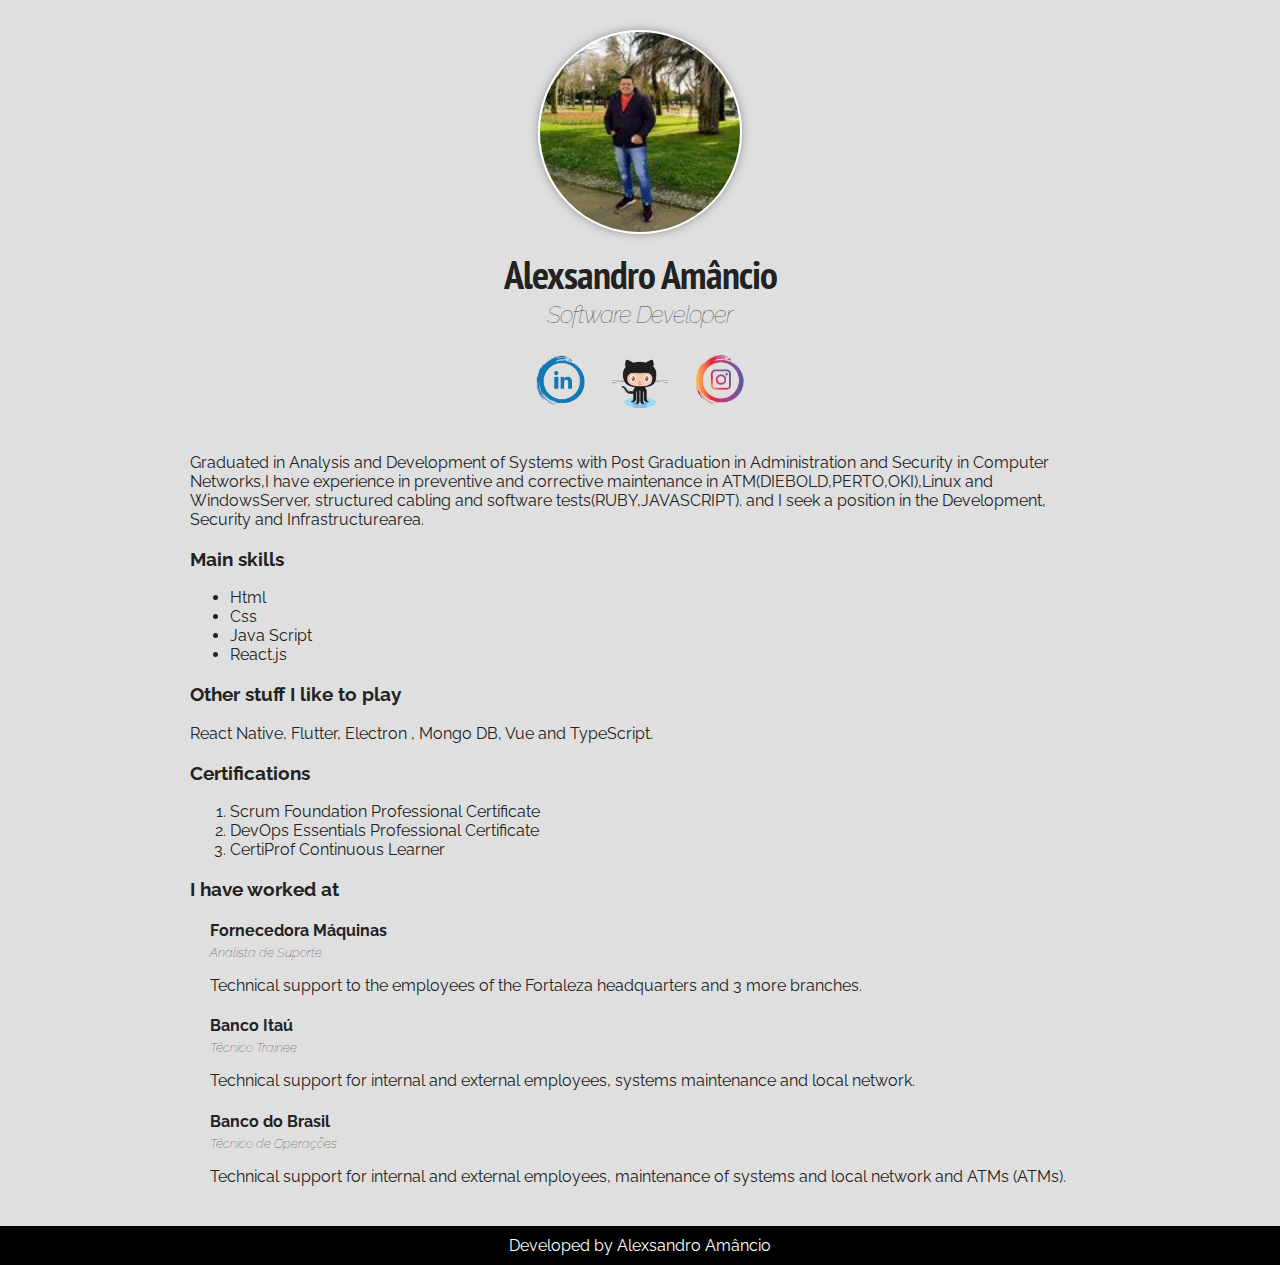
<file: Curriculum Vitae/index.html>
<!DOCTYPE html>
<html lang="pt">
<head>
    <meta charset="UTF-8">
    <meta http-equiv="X-UA-Compatible" content="IE=edge">
    <meta name="viewport" content="width=device-width, initial-scale=1.0">
   
    <title>Alexsandro Amâncio</title>
    <link href="https://fonts.googleapis.com/css2?family=PT+Sans+Narrow:wght@700&family=Raleway:wght@400;500&display=swap" rel="stylesheet">
    <link rel="stylesheet" href="./style.css">
   
</head>
<body>

    <div class="container">
        <div class="profile">
            <img src="./insta.jpg" alt="Foto: Alexsandro Amâncio" class="foto-principal">

            <h1>Alexsandro Amâncio</h1>
            <h2>Software Developer</h2>
        
            <a href="https://www.linkedin.com/in/alexsandroamancio1985/" target="_blank" class="social-links">
                <img src="./logo-linkedin.png" alt="Linkedin" class="social-icons">
            </a>
            
            <a href="https://github.com/AlexsandroAmancio85" target="_blank" class="social-links">
                <img src="./logo-github.png" alt="Github" class="social-icons github">
            </a>
            
            <a href="https://www.instagram.com/alex_amancio/" target="_blank" class="social-links">
                <img src="./logo-instagram.png" alt="Instagram" class="social-icons">
            </a>
        </div>
        <p>
            Graduated in Analysis and Development of Systems with Post Graduation in Administration and Security in Computer Networks,I have experience in preventive and corrective maintenance in ATM(DIEBOLD,PERTO,OKI),Linux and WindowsServer, structured cabling and software tests(RUBY,JAVASCRIPT).
            and I seek a position in the Development, Security and Infrastructurearea.
        </p>

        <h3>Main skills</h3>
        <ul>
            <li>Html</li>
            <li>Css</li>
            <li>Java Script</li>
            <li>React.js</li>
        </ul>

        <h3>Other stuff I like to play</h3>
        <p>
            React Native, Flutter, Electron , Mongo DB, Vue and TypeScript.
        </p>

        <h3>Certifications</h3>
        <ol>
            <li>Scrum Foundation Professional Certificate</li>
            <li>DevOps Essentials Professional Certificate</li>
            <li>CertiProf Continuous Learner</li>
        </ol>

        <h3>I have worked at</h3>
        <ul class="jobs-lists">
            <li>
               <h4>Fornecedora Máquinas</h4>
               <h5>Analista de Suporte</h5>
               <p>
                    Technical support to the employees of the Fortaleza headquarters and 3 more branches. 
               </p>
            </li>
            <li>
                <h4>Banco Itaú</h4>
                <h5>Técnico Trainee</h5>
                <p>
                    Technical support for internal and external employees, systems maintenance and local network.
                </p>
             </li>
             <li>
                <h4>Banco do Brasil</h4>
                <h5>Técnico de Operações</h5>
                <p>
                    Technical support for internal and external employees, maintenance of systems and local network and ATMs (ATMs).
                </p>
             </li>
        </ul>
    </div>

    <div class="footer">
        Developed by Alexsandro Amâncio
    </div>

</body>
</html>
</file>
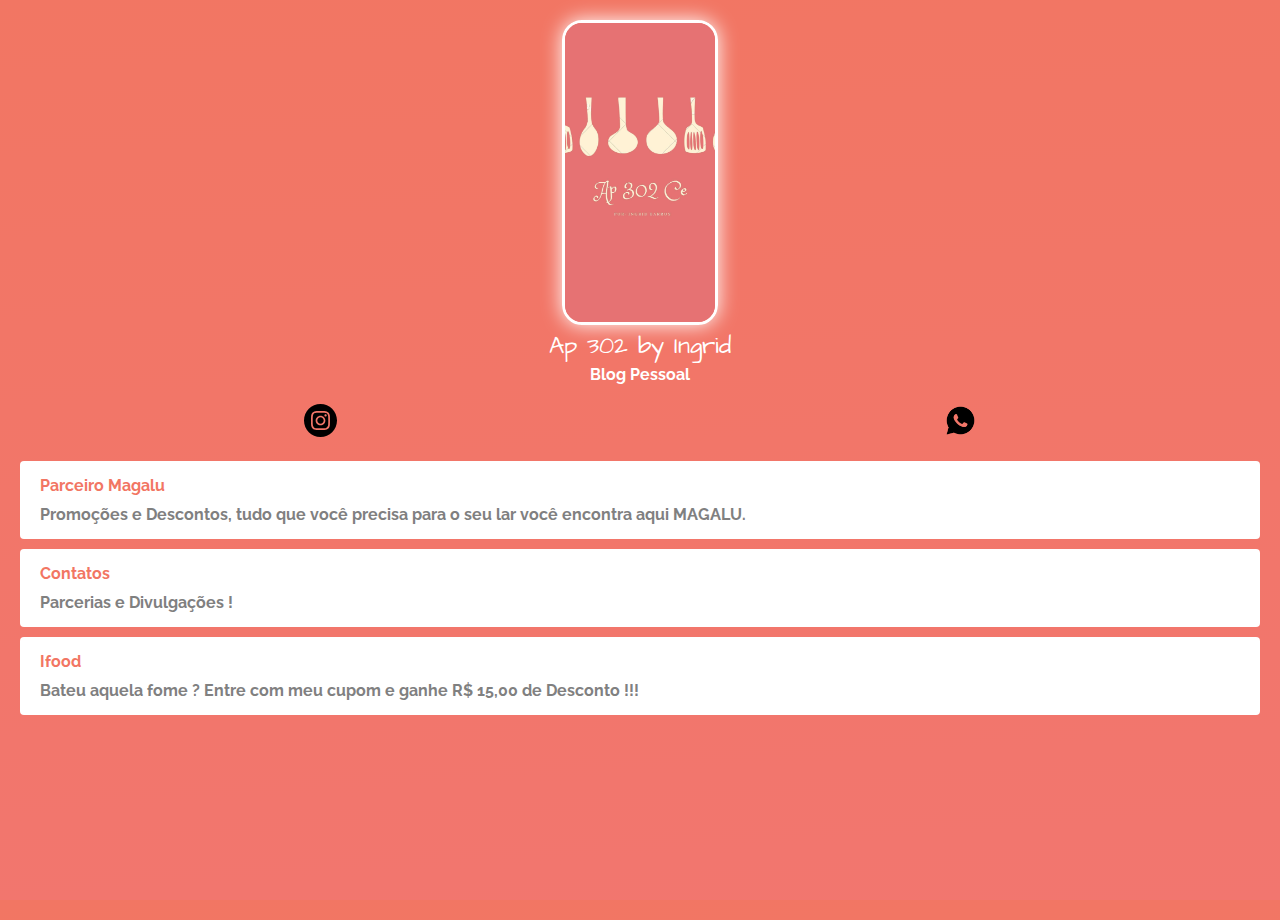
<file: linktree-ingrid/index.html>
<!DOCTYPE html>
<html lang="pt">
<head>
    <meta charset="UTF-8">
    <meta http-equiv="X-UA-Compatible" content="IE=edge">
    <meta name="viewport" content="width=device-width, initial-scale=1.0">
    <title>Linktree</title>
    
    <link href="https://fonts.googleapis.com/css2?family=Architects+Daughter&family=Raleway&display=swap" rel="stylesheet"> 
    
    <link rel="stylesheet" href="css/style.css">
    <!-- Global site tag (gtag.js) - Google Analytics -->
<script async src="https://www.googletagmanager.com/gtag/js?id=G-1G8SFFH2S9"></script>
<script>
  window.dataLayer = window.dataLayer || [];
  function gtag(){dataLayer.push(arguments);}
  gtag('js', new Date());

  gtag('config', 'G-1G8SFFH2S9');
</script>
    </script>
</head>
<body>
    <div class="profile">
        <img src="img/ap302.jpeg" alt="Ap302" class="avatar">
        <h1>Ap 302 by Ingrid</h1>
        <h2>Blog Pessoal</h2>
    </div>

    <ul class="social">
        <li>
            <a href="https://www.instagram.com/ingridtbs/">
                <img src="img/insta.svg" alt="Instagram">
            </a>
        </li>
        <li>
            <a href="https://wa.me/5585986704020">
                <img src="img/whatsapp.png" alt="Whatsapp">
            </a>
        </li>
    </ul>
    
    <ul class="links-list">
        <li>
            <a href="https://www.magazinevoce.com.br/magazineApt302for/">
                Parceiro Magalu
                <span>Promoções e Descontos, tudo que você precisa para o seu lar você encontra aqui MAGALU.</span>
            </a>
        </li>
        <li>
            <a href="https://wa.me/5585986704020">
                Contatos
                <span>Parcerias e Divulgações !</span>
            </a>
        </li>
        <li>
            <a href="https://ifoodbr.onelink.me/F4X4/mgm?mgm_code=GDTSZCCTKE">
                Ifood
                <span>Bateu aquela fome ? Entre com meu cupom e ganhe R$ 15,00 de Desconto !!!</span>
            </a>
        </li>
        
    </ul>

</body>
</html>
</file>
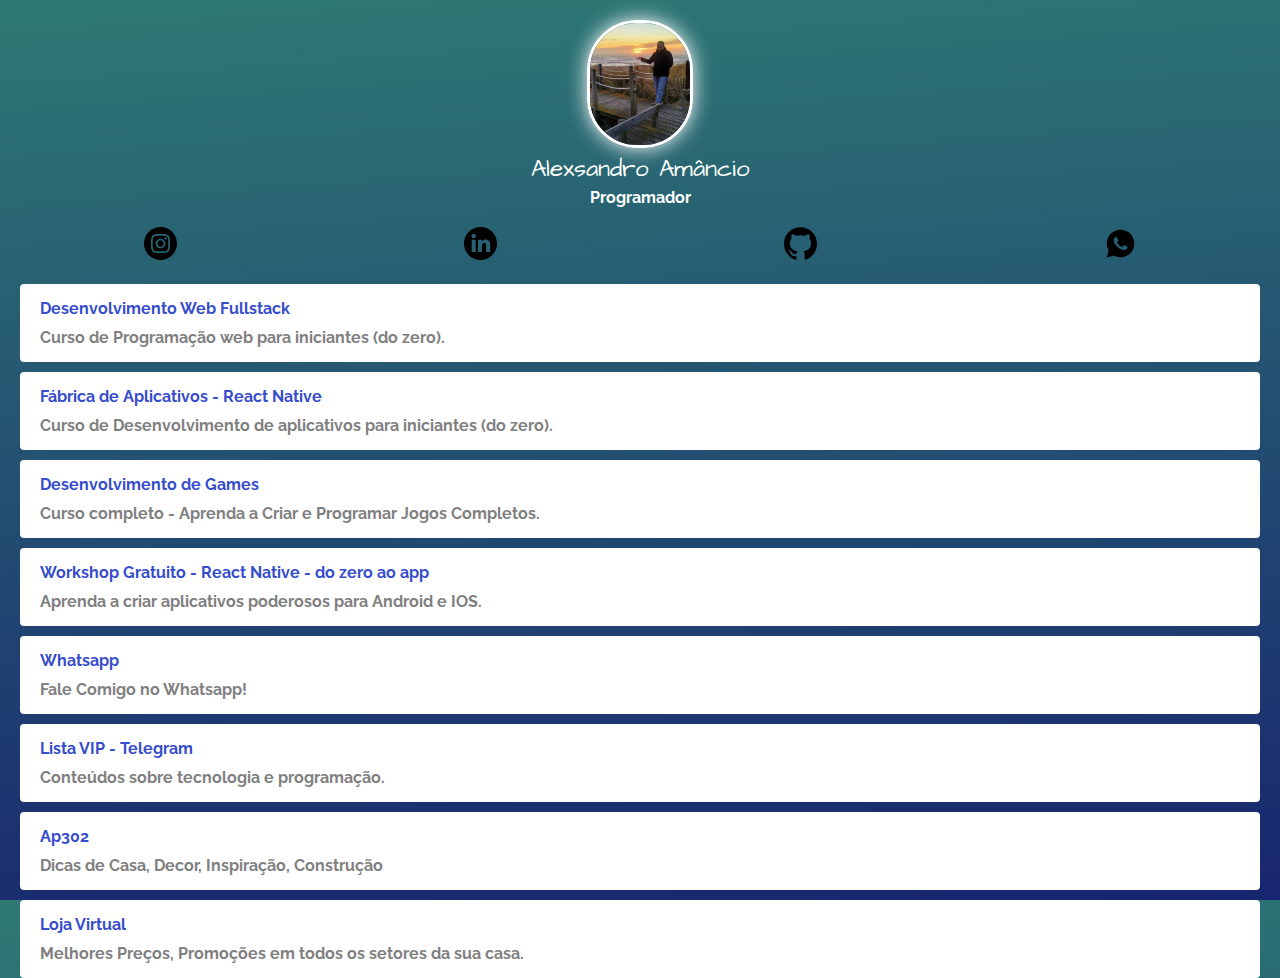
<file: linktree/index.html>
<!DOCTYPE html>
<html lang="en">
<head>
    <meta charset="UTF-8">
    <meta http-equiv="X-UA-Compatible" content="IE=edge">
    <meta name="viewport" content="width=device-width, initial-scale=1.0">
    <title>Linktree</title>
    
    <link href="https://fonts.googleapis.com/css2?family=Architects+Daughter&family=Raleway&display=swap" rel="stylesheet"> 
    <!-- Global site tag (gtag.js) - Google Analytics -->
<script async src="https://www.googletagmanager.com/gtag/js?id=G-KXY71KG9N8"></script>
<script>
  window.dataLayer = window.dataLayer || [];
  function gtag(){dataLayer.push(arguments);}
  gtag('js', new Date());

  gtag('config', 'G-KXY71KG9N8');
</script>
    <link rel="stylesheet" href="css/style.css">
    
</head>
<body>
    <div class="profile">
        <img src="img/alex.jpeg" alt="Alexsandro" class="avatar">
        <h1>Alexsandro Amâncio</h1>
        <h2>Programador</h2>
    </div>

    <ul class="social">
        <li>
            <a href="https://www.instagram.com/alex_amancio/">
                <img src="img/insta.svg" alt="Instagram">
            </a>
        </li>
        <li>
            <a href="https://www.linkedin.com/in/alexsandroamancio1985/">
                <img src="img/linkedin.svg" alt="Linkedin">
            </a>
        </li>
        <li>
            <a href="https://github.com/AlexsandroAmancio85">
                <img src="img/github.svg" alt="Github">
            </a>
        </li>
        <li>
            <a href="https://wa.me/5585992900719">
                
                <img src="img/whatsapp.png" alt="Whatsapp">
            </a>
        </li>
    </ul>
    
    <ul class="links-list">
        <li>
            <a href="">
                Desenvolvimento Web Fullstack
                <span>Curso de Programação web para iniciantes (do zero).</span>
            </a>
        </li>
        <li>
            <a href="">
                Fábrica de Aplicativos - React Native
                <span>Curso de Desenvolvimento de aplicativos para iniciantes (do zero).</span>
            </a>
        </li>
        <li>
            <a href="">
                Desenvolvimento de Games
                <span>Curso completo - Aprenda a Criar e Programar Jogos Completos.</span>
            </a>
        </li>
        <li>
            <a href="">
                Workshop Gratuito - React Native - do zero ao app
                <span>Aprenda a criar aplicativos poderosos para Android e IOS.</span>
            </a>
        </li>
        <li>
            <a href="https://wa.me/5585992900719">
                Whatsapp
                <span>Fale Comigo no Whatsapp!</span>
            </a>
        </li>
        <li>
            <a href="https://t.me/lista_vip_thiago">
                Lista VIP - Telegram
                <span>Conteúdos sobre tecnologia e programação.</span>
            </a>
        </li>
        <li>
            <a href="https://www.instagram.com/ap302ce/">
                Ap302
                <span>Dicas de Casa, Decor, Inspiração, Construção</span>
            </a>
        </li>
        <li>
            <a href="https://www.magazinevoce.com.br/magazineApt302for/">
                Loja Virtual
                <span>Melhores Preços, Promoções em todos os setores da sua casa.</span>
            </a>
        </li>
    </ul>

</body>
</html>
</file>
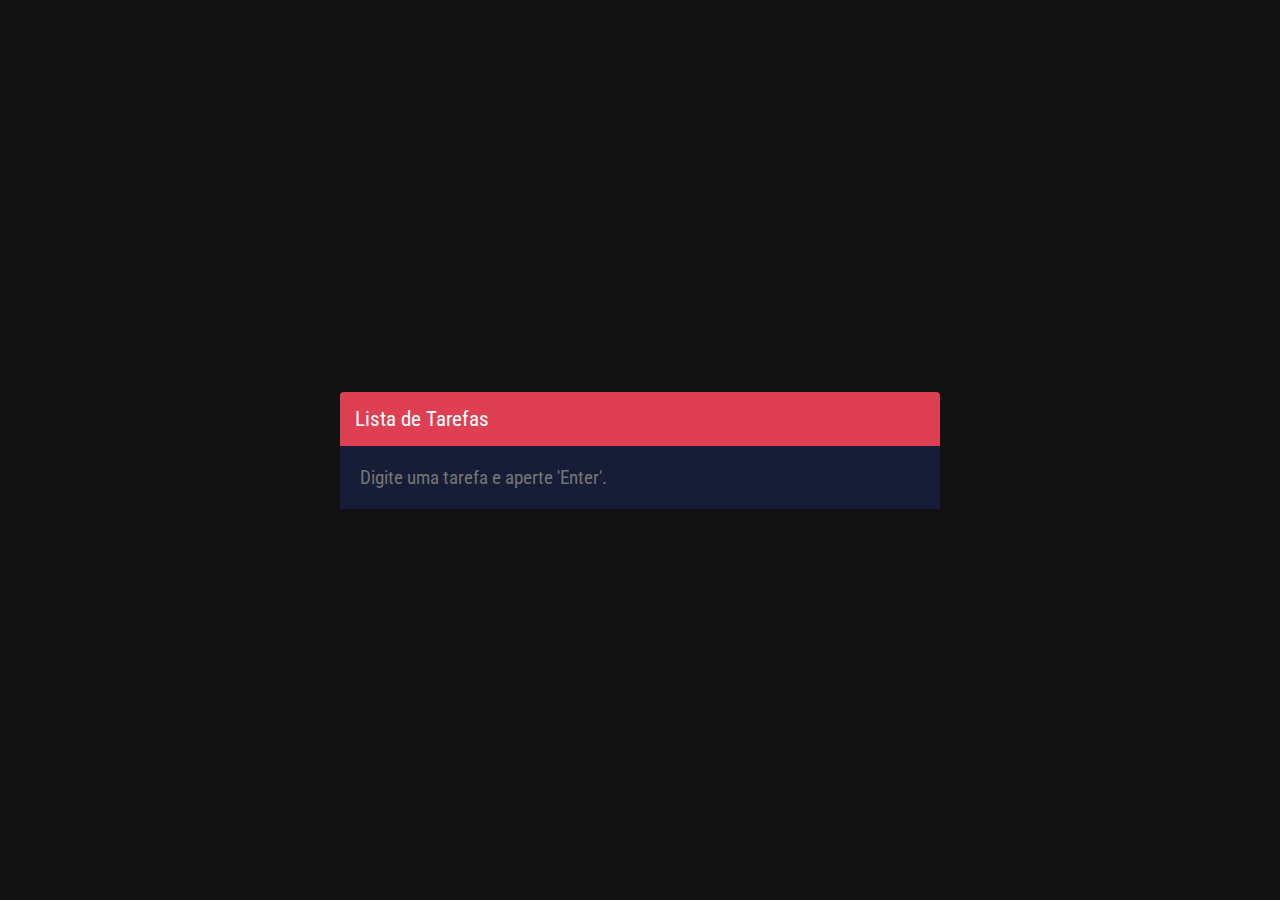
<file: projeto To do List - Ingrid/index.html>
<!DOCTYPE html>
<html lang="pt-br">
<head>
    <meta charset="UTF-8">
    <meta http-equiv="X-UA-Compatible" content="IE=edge">
    <meta name="viewport" content="width=device-width, initial-scale=1.0">
    <title>Document</title>
    <link rel="stylesheet" href="css/style.css">
</head>
<body>
    
    <div class="todoList">
        <header>Lista de Tarefas</header>

        <section class="wrapper-list">
            <ul id="list" class="list">
                
            </ul>
        </section>


        <footer>
            <input id="inputTask" type="text" placeholder="Digite uma tarefa e aperte 'Enter'.">
        </footer>
    </div>


    <script src="js/main.js"></script>
</body>
</html>
</file>
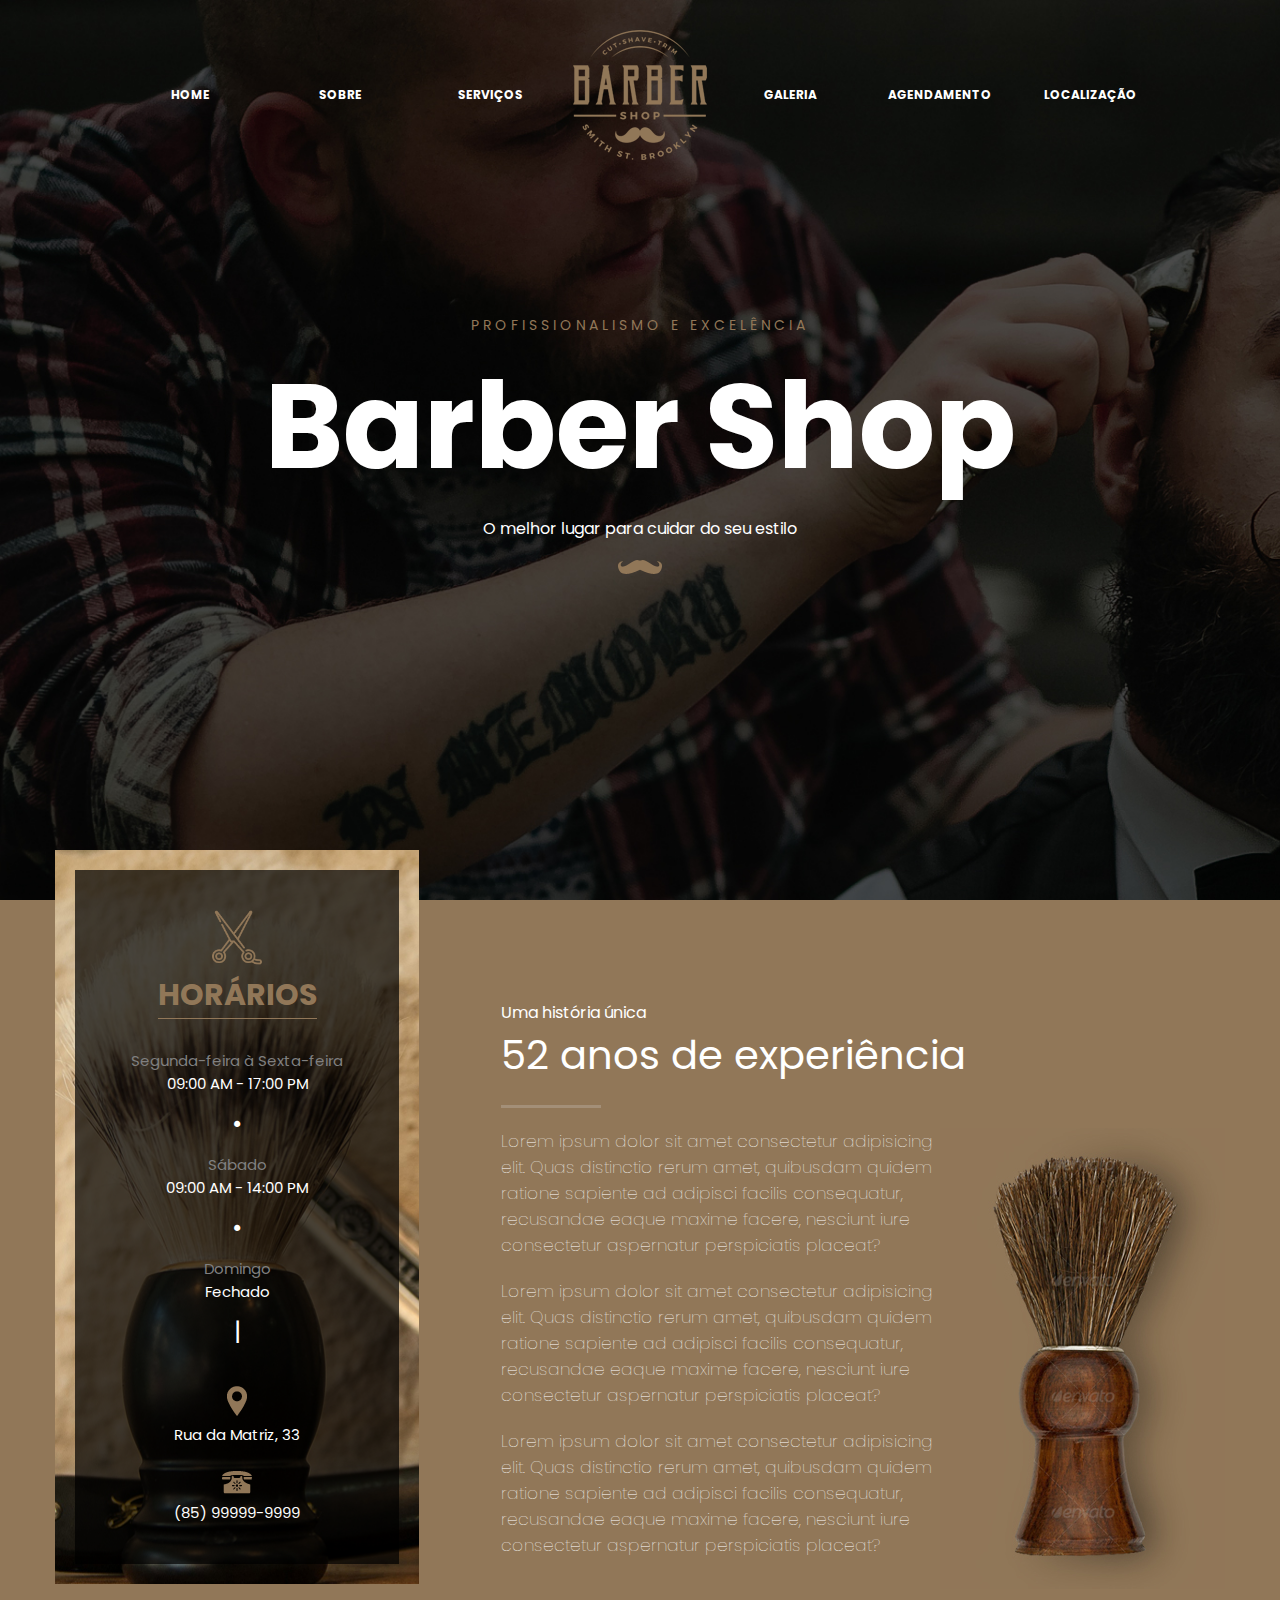
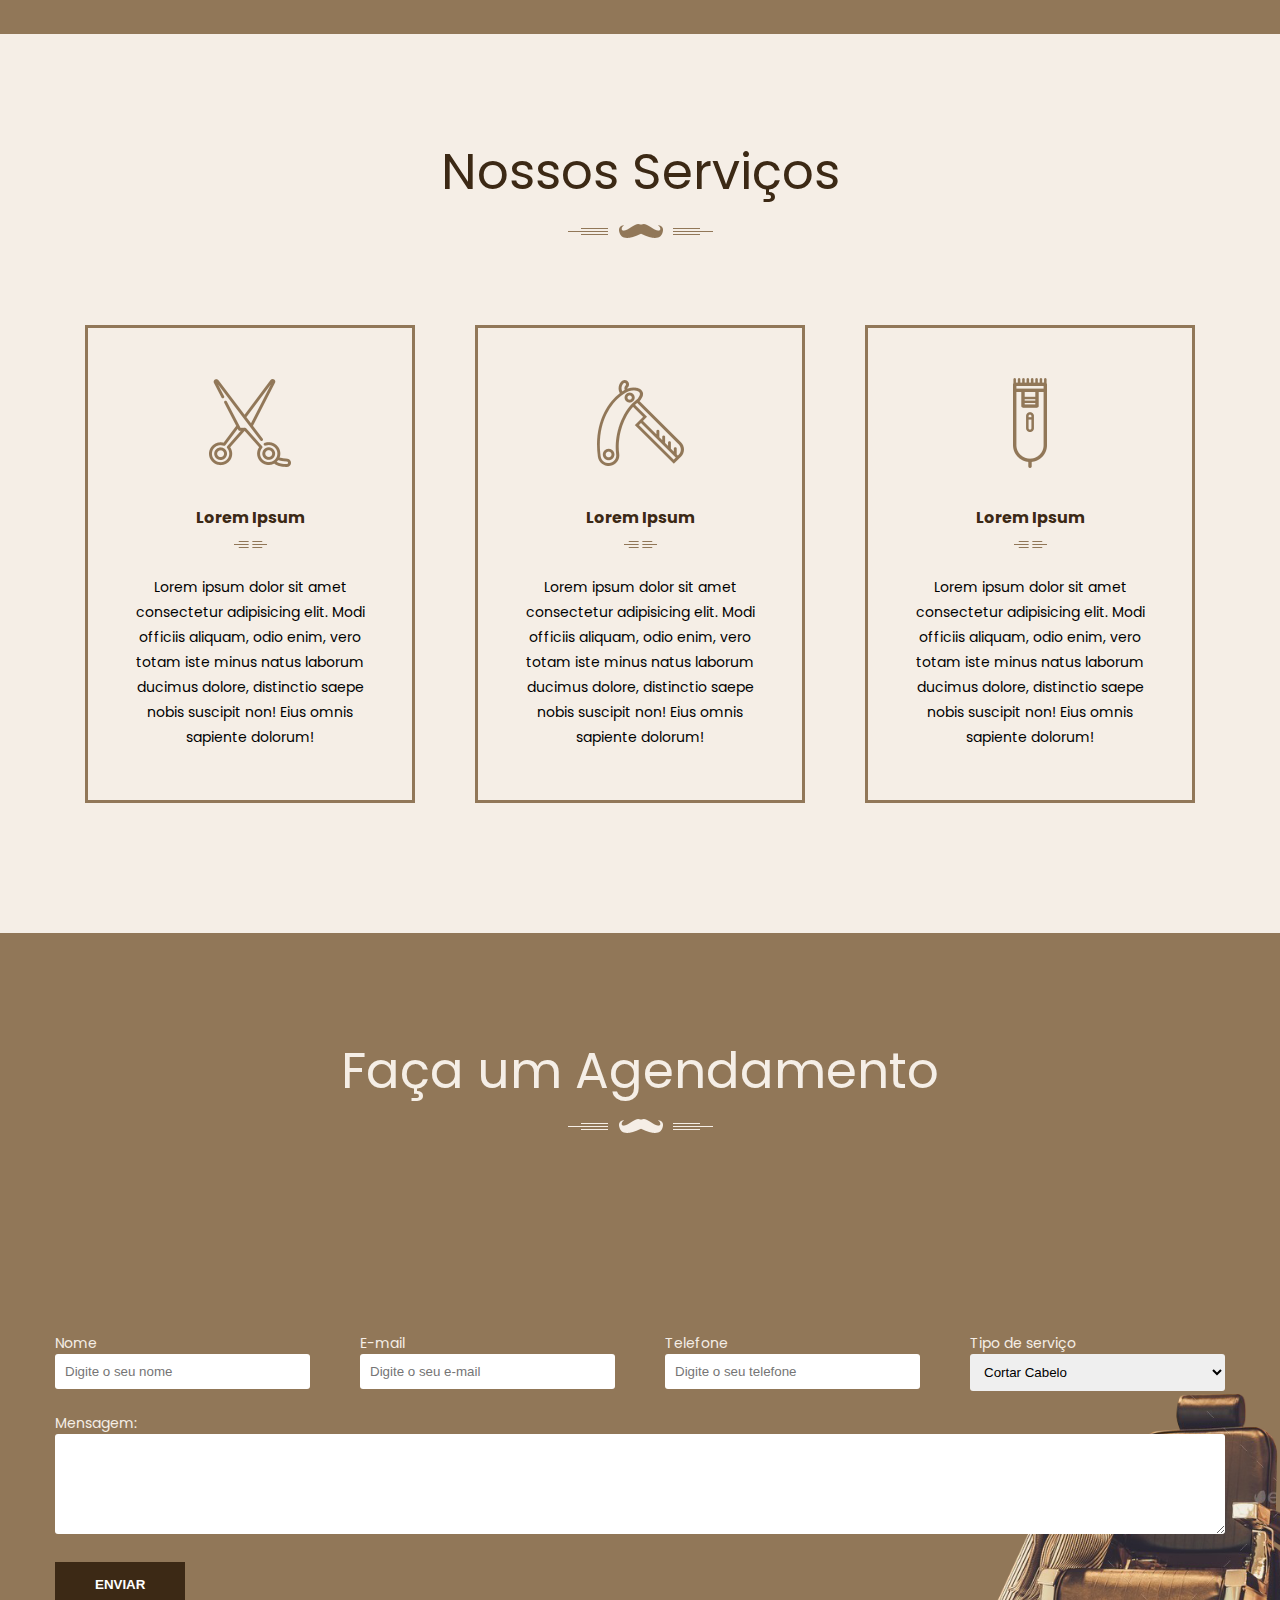
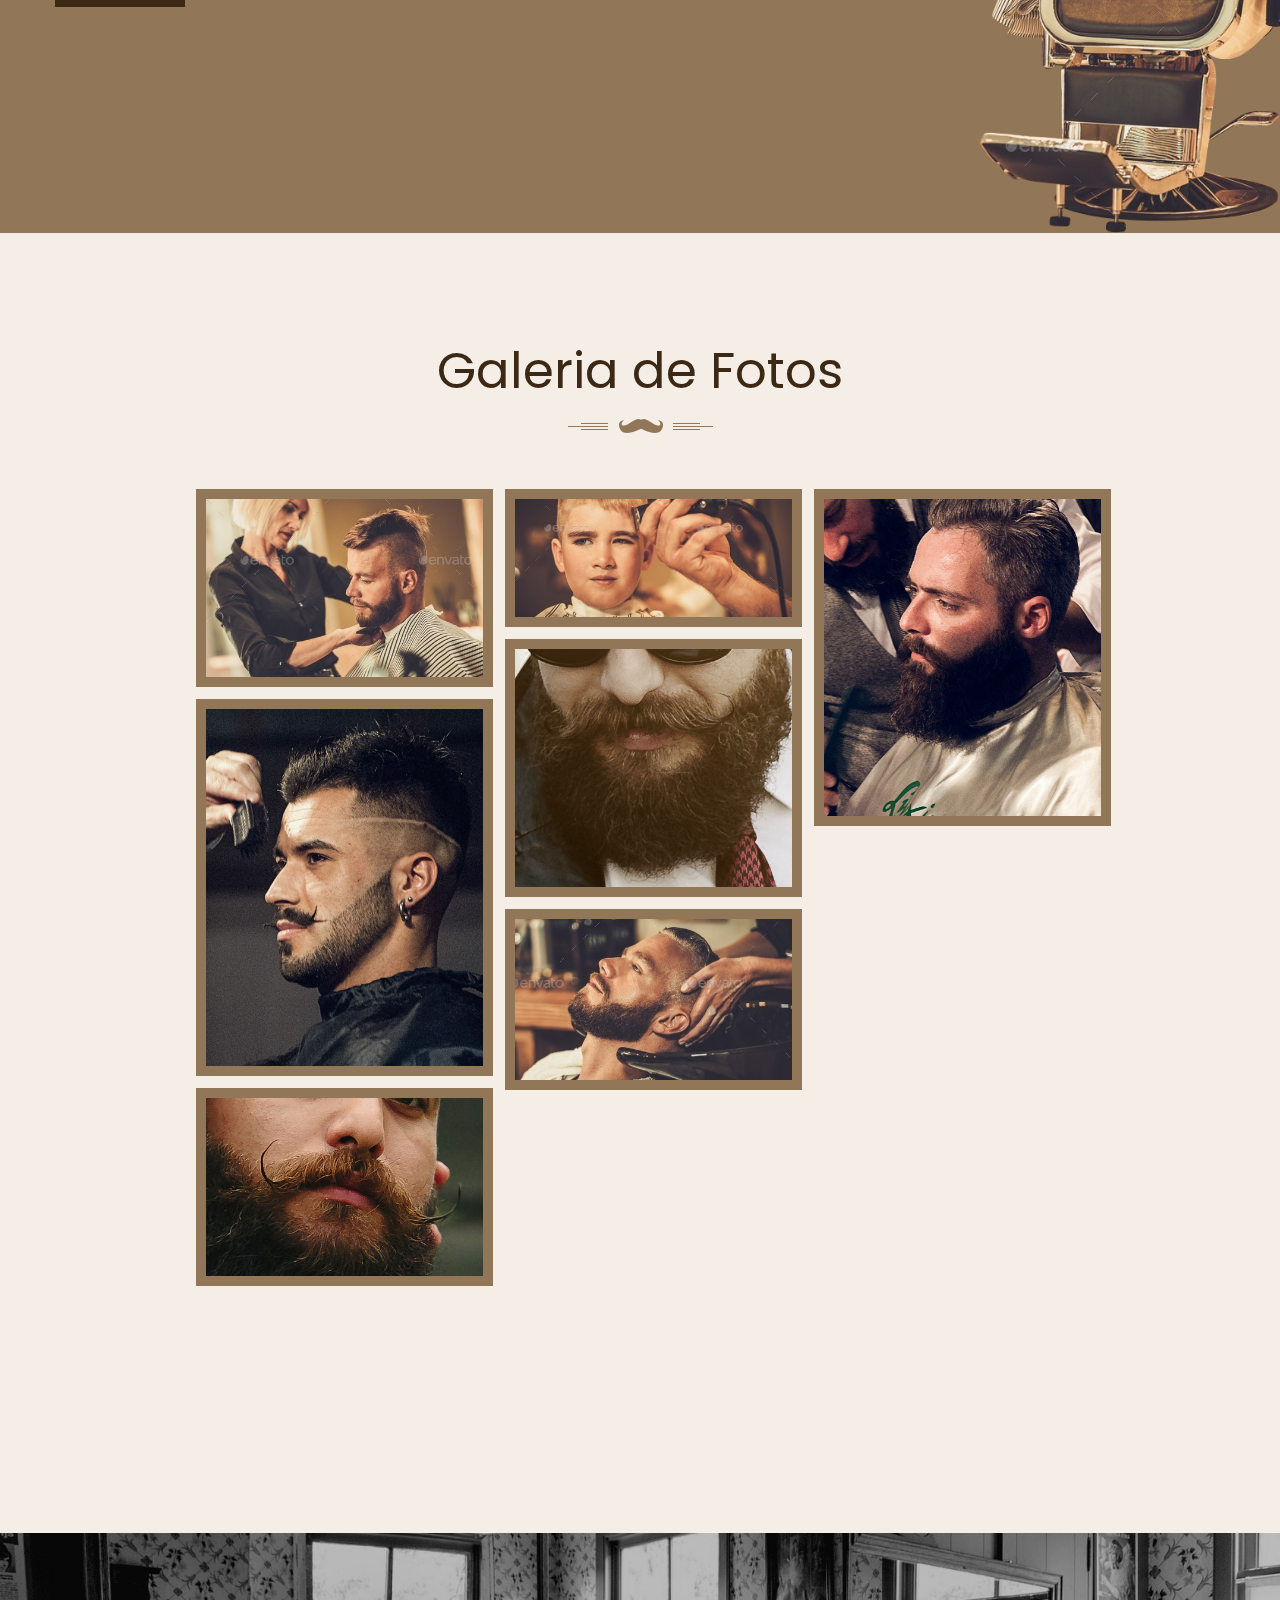
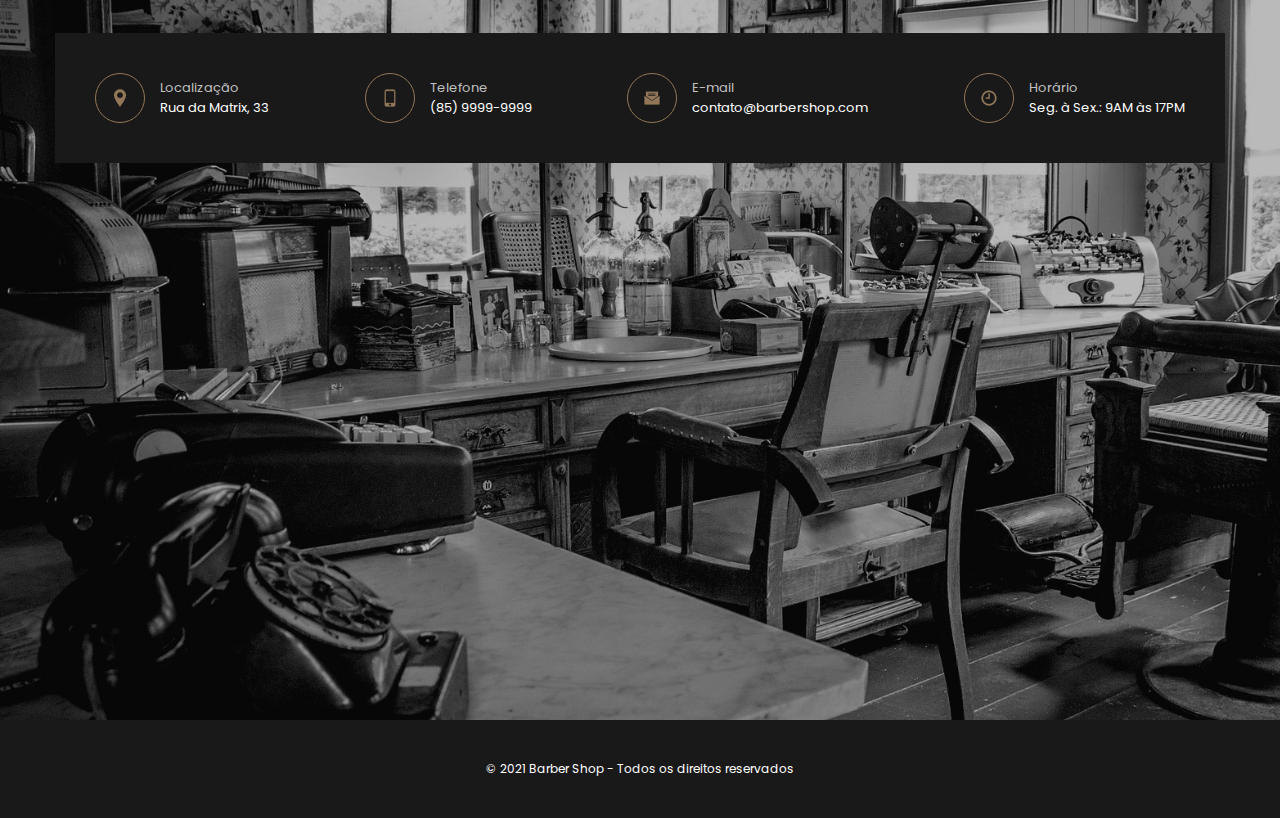
<file: projeto-barbershop/index.html>
<!DOCTYPE html>
<html lang="pt-br">
<head>
    <meta charset="UTF-8">
    <meta http-equiv="X-UA-Compatible" content="IE=edge">
    <meta name="viewport" content="width=device-width, initial-scale=1.0">
    <title>Barber Shop</title>
    <link rel="preconnect" href="https://fonts.gstatic.com">
    <link href="https://fonts.googleapis.com/css2?family=Poppins:wght@100;400;700&display=swap" rel="stylesheet"> 
    <link rel="stylesheet" href="./css/style.css">
</head>
<body>

    <section id="home" class="home">
        <header class="header">
            <nav class="nav">
                <ul>
                    <li>
                        <a href="#home">Home</a>
                    </li>
                    <li>
                        <a href="#about">Sobre</a>
                    </li>
                    <li>
                        <a href="#services">Serviços</a>
                    </li>
                    <li>
                        <img src="./img/logo.png" alt="Barber Shop" class="logo">
                    </li>
                    <li>
                        <a href="#appointment">Galeria</a>
                    </li>
                    <li>
                        <a href="#gallery">Agendamento</a>
                    </li>
                    <li>
                        <a href="#location">Localização</a>
                    </li>
                </ul>
            </nav>
        </header>

        <div class="banner">
            <span class="slogan1">Profissionalismo e Excelência</span>
            <h1>Barber Shop</h1>
            <span class="slogan2">O melhor lugar para cuidar do seu estilo</span>
            <img src="./img/much-img.png" alt="Barber Shop">
        </div>

    </section>

    <section id="about" class="about">
        <div class="container">
            <div class="timing">
                <div class="overlay">
                    <img src="./img/classic-cut.png" alt="Horários" class="icon-cut">
                    <h3>Horários</h3>

                    <div class="text">
                        <h4>Segunda-feira à Sexta-feira</h4>
                        <span>09:00 AM - 17:00 PM</span>
                    </div>

                    <div class="text">
                        <h4>Sábado</h4>
                        <span>09:00 AM - 14:00 PM</span>
                    </div>
                    <div class="text">
                        <h4>Domingo</h4>
                        <span>Fechado</span>
                    </div>

                    <br>
                    <img src="./img/loc-ic.png" alt="Localização">
                    <span>Rua da Matriz, 33</span>
                    <br>
                    <img src="./img/phone-ic.png" alt="Telefone">
                    <span>(85) 99999-9999</span>

                </div>
            </div>
            <div class="experience">
                <span>Uma história única</span>
                <h2>52 anos de experiência</h2>

                <div class="text">
                    <div>
                        <p>
                            Lorem ipsum dolor sit amet consectetur adipisicing elit. Quas distinctio rerum amet, quibusdam quidem ratione sapiente ad adipisci facilis consequatur, recusandae eaque maxime facere, nesciunt iure consectetur aspernatur perspiciatis placeat?
                        </p>

                        <p>
                            Lorem ipsum dolor sit amet consectetur adipisicing elit. Quas distinctio rerum amet, quibusdam quidem ratione sapiente ad adipisci facilis consequatur, recusandae eaque maxime facere, nesciunt iure consectetur aspernatur perspiciatis placeat?
                        </p>

                        <p>
                            Lorem ipsum dolor sit amet consectetur adipisicing elit. Quas distinctio rerum amet, quibusdam quidem ratione sapiente ad adipisci facilis consequatur, recusandae eaque maxime facere, nesciunt iure consectetur aspernatur perspiciatis placeat?
                        </p>

                    </div>

                    <img src="./img/shave-brush.jpg" alt="52 anos de experiência">
                </div>
            </div>
        </div>
    </section>

    <section id="services" class="services">
        <div class="container">
            <h2>Nossos Serviços</h2>
            <img src="./img/heading-ic.png" alt="Nossos Serviços">

            <div class="boxes">
                <div class="box">
                    <img src="./img/classic-cut.png" alt="Classic Cut">
                    <h4>Lorem Ipsum</h4>
                    <img src="./img/head-line-ic.png" alt="Separador">
                    <p>
                        Lorem ipsum dolor sit amet consectetur adipisicing elit. Modi officiis aliquam, odio enim, vero totam iste minus natus laborum ducimus dolore, distinctio saepe nobis suscipit non! Eius omnis sapiente dolorum!
                    </p>
                </div>

                <div class="box">
                    <img src="./img/clipper-cut.png" alt="Clipper Cut">
                    <h4>Lorem Ipsum</h4>
                    <img src="./img/head-line-ic.png" alt="Separador">
                    <p>
                        Lorem ipsum dolor sit amet consectetur adipisicing elit. Modi officiis aliquam, odio enim, vero totam iste minus natus laborum ducimus dolore, distinctio saepe nobis suscipit non! Eius omnis sapiente dolorum!
                    </p>
                </div>

                <div class="box">
                    <img src="./img/razoe-shaver.png" alt="Razoe Shaver">
                    <h4>Lorem Ipsum</h4>
                    <img src="./img/head-line-ic.png" alt="Separador">
                    <p>
                        Lorem ipsum dolor sit amet consectetur adipisicing elit. Modi officiis aliquam, odio enim, vero totam iste minus natus laborum ducimus dolore, distinctio saepe nobis suscipit non! Eius omnis sapiente dolorum!
                    </p>
                </div>
            </div>    
        </div>    
    </section>

    <section id="appointment" class="appointment">
        <div class="container">
            <h2>Faça um Agendamento</h2>
            <img src="./img/heading-ic-white.png" alt="Faça um agendamento">

            <form action="">
                <div class="personal-data">
                    <div class="input-wrapper">
                        <label for="">Nome</label>
                        <input type="text" placeholder="Digite o seu nome">
                    </div>
                    <div class="input-wrapper">
                        <label for="">E-mail</label>
                        <input type="email" placeholder="Digite o seu e-mail">
                    </div>
                    <div class="input-wrapper">
                        <label for="">Telefone</label>
                        <input type="tel" placeholder="Digite o seu telefone">
                    </div>
                    <div class="input-wrapper">
                        <label for="">Tipo de serviço</label>
                        <select>
                            <option value="">Cortar Cabelo</option>
                            <option value="">Cortar Cabelo/Barba</option>
                        </select>
                    </div>
                </div>

                <div class="input-wrapper">
                    <label for="">Mensagem:</label>
                    <textarea></textarea>
                </div>

                <button>ENVIAR</button>
            </form>
        </div>
    </section>

    <section id="gallery" class="gallery">
        <div class="container">
            <h2>Galeria de Fotos</h2>
            <img src="./img/heading-ic.png" alt="Galeria de Fotos">

            <div class="gallery-wrapper">
                <div>
                    <img src="./img/gallery-img1.png" alt="Galeria">
                </div>
                <div>
                    <img src="./img/gallery-img2.png" alt="Galeria">
                </div>
                <div>
                    <img src="./img/gallery-img3.png" alt="Galeria">
                </div>
                <div>
                    <img src="./img/gallery-img4.png" alt="Galeria">
                </div>
                <div>
                    <img src="./img/gallery-img5.png" alt="Galeria">
                </div>
                <div>
                    <img src="./img/gallery-img6.png" alt="Galeria">
                </div>
                <div>
                    <img src="./img/gallery-img7.png" alt="Galeria">
                </div>
            </div>
        </div>
    </section>

    <section id="location" class="location">
        <div class="container">
            <div class="head">
                <div class="info">
                    <div class="icon">
                        <img src="./img/map-img1.png" alt="Localização">
                    </div>
                    <div class="text">
                        <span>Localização</span>
                        <span>Rua da Matrix, 33</span>
                    </div>
                </div>

                <div class="info">
                    <div class="icon">
                        <img src="./img/map-img2.png" alt="Localização">
                    </div>
                    <div class="text">
                        <span>Telefone</span>
                        <span>(85) 9999-9999</span>
                    </div>
                </div>

                <div class="info">
                    <div class="icon">
                        <img src="./img/map-img3.png" alt="Localização">
                    </div>
                    <div class="text">
                        <span>E-mail</span>
                        <span>contato@barbershop.com</span>
                    </div>
                </div>

                <div class="info">
                    <div class="icon">
                        <img src="./img/map-img4.png" alt="Localização">
                    </div>
                    <div class="text">
                        <span>Horário</span>
                        <span>Seg. à Sex.: 9AM às 17PM</span>
                    </div>
                </div>
            </div>

            <div class="map">
                <iframe src="https://www.google.com/maps/embed?pb=!1m18!1m12!1m3!1d3981.3703798395486!2d-38.53718938458982!3d-3.7291783442223148!2m3!1f0!2f0!3f0!3m2!1i1024!2i768!4f13.1!3m3!1m2!1s0x7c749af27cfae53%3A0xf9b4087276cd26a9!2sAvenida%20Imperador%20-%20Centro%2C%20Fortaleza%20-%20CE!5e0!3m2!1spt-BR!2sbr!4v1622917491479!5m2!1spt-BR!2sbr" width="600" height="450" style="border:0;" allowfullscreen="" loading="lazy"></iframe>
            </div>
        </div>
    </section>

    <footer class="footer">
        © 2021 Barber Shop - Todos os direitos reservados
    </footer>

            
</body>
</html>
</file>
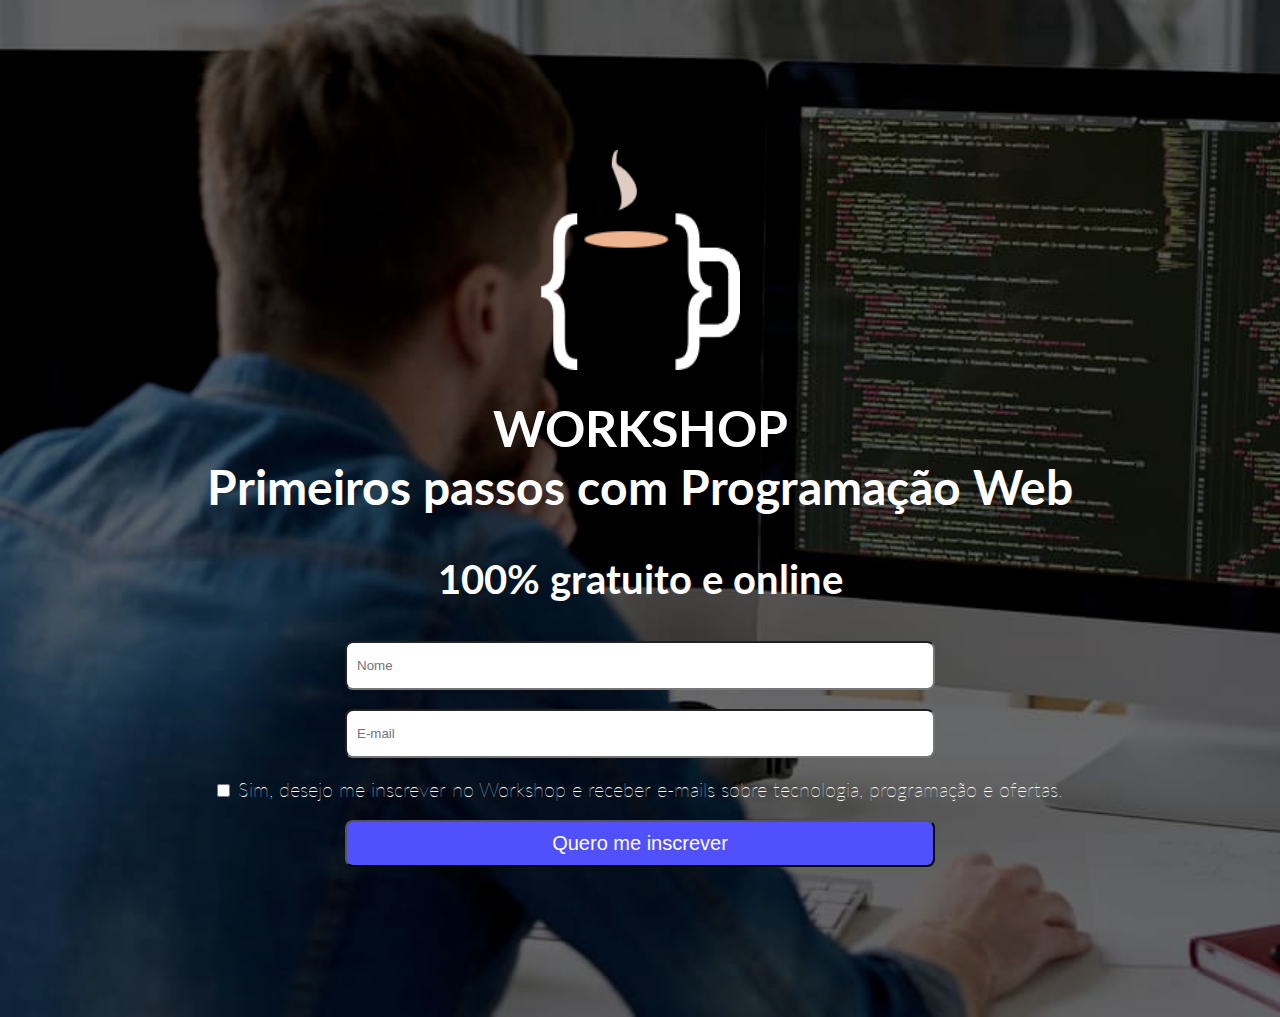
<file: projeto-workshop/index.html>
<!DOCTYPE html>
<html lang="en">
<head>
    <meta charset="UTF-8">
    <meta http-equiv="X-UA-Compatible" content="IE=edge">
    <meta name="viewport" content="width=device-width, initial-scale=1.0">
    <title>Alexsandro Amâncio - Treinamneto</title>
    <link rel="shortcut icon" href="./img/coding.png" type="image/x-icon">
    <link rel="preconnect" href="https://fonts.gstatic.com">
    <link href="https://fonts.googleapis.com/css2?family=Lato&display=swap" rel="stylesheet"> 
    <link rel="stylesheet" href="./css/style.css">
</head>
<body>
    <div class="content">
        <img src="./img/logo.png" alt="logo">

        <h1>WORKSHOP</h1>
        <h2>Primeiros passos com Programação Web</h2>
        <h3>100% gratuito e online</h3>

        <br><br>
        <form action="https://gmail.us1.list-manage.com/subscribe/post?u=10ca4080896b7a28ff2ba5ac7&amp;id=ca4017782a" method="post" id="mc-embedded-subscribe-form" name="mc-embedded-subscribe-form" class="validate" target="_blank" novalidate>

            <input type="text" name="FNAME" placeholder="Nome" class="input-text">
            <br><br>
            <input type="email" name="EMAIL" placeholder="E-mail" class="input-text">

        

        <br><br>

        
            <input type="checkbox"><label for="confirma"> Sim, desejo me inscrever no Workshop e receber e-mails sobre tecnologia, programação e ofertas.</label>

            <br><br>

            <!-- real people should not fill this in and expect good things - do not remove this or risk form bot signups-->
            <div style="position: absolute; left: -5000px;" aria-hidden="true"><input type="text" name="b_10ca4080896b7a28ff2ba5ac7_ca4017782a" tabindex="-1" value=""></div>
            <div class="clear"><input type="submit" value="Quero me inscrever" name="subscribe" id="mc-embedded-subscribe" class="button"></div>
            </div>
        </form>
        

    </div>
</body>
</html>
</file>
<file: Curriculum Vitae/style.css>
body{
    background: #dfdfdf;
    font-family: 'Raleway', sans-serif;
    color: rgb(34, 34, 34);
    margin: 0;
}

.container{
    width: 900px;
    margin: 0 auto;
}

.profile{
    text-align: center;
    margin-bottom: 40px;
}

.foto-principal{
    width: 200px;
    border: 2px solid #ffffff; /* shorthand*/
    border-radius: 50%;
    margin: 30px 30px 0px 30px;
    box-shadow: 0px 0px 10px #959595;
}

h1{
    margin-top: 10px;
    margin-bottom: 0;
    letter-spacing: -1px;
    font-family: 'PT Sans Narrow', sans-serif;
    font-size: 40px;
}

h2{
    margin-top: 0;
    font-style: italic;
    color: rgb(73, 73, 73);
    font-weight: 100;
    letter-spacing: -1px;
}

h4{
    margin-bottom: 5px;
}

h5{
    margin-top: 0;
    margin-bottom: 5px;
    font-weight: 100;
    font-style: italic;
}

.social-links{
    text-decoration: none;
}

.social-icons{
    width: 60px;
    height: auto;
}

.github{
    margin: 0 15px 0 15px;
}

.jobs-lists{
    list-style: none;
    padding-left: 20px;
}

.footer{
    margin-top: 40px;
    background-color: black;
    color: white;
    text-align: center;
    padding: 10px 0;
}
</file>
<file: linktree-ingrid/css/style.css>
*{
    margin: 0;
    padding: 0;
}

html, body{
    height: 100%;
}

body{
    font-family: 'Raleway', sans-serif;
    color: white;
    background:rgb(242, 118, 99);
    background: linear-gradient(176deg, rgba(242,118,99,1) 0%, rgba(242,118,111,1) 100%); 
}

.avatar{
    width: 150px;
    border-radius: 20px;
    border: 3px solid white;
    box-shadow: 0 0 20px white;
    
}

h1{
    font-family: 'Architects Daughter', cursive;
    font-weight: 100;
    font-size: 24px;
    margin-bottom: 2px;
}

h2{
    font-size: 16px;
   
}

.profile{
    text-align: center;
    margin-top: 20px;
}

.social{
    display: flex;
    justify-content: space-around;
    list-style: none;
    margin: 20px 0;
}

.social img{
    width: 33px;
}

.links-list{
    list-style: none;
}

.links-list li{
    margin: 10px 20px;
}

.links-list li a {
    display: block;
    background: white;
    padding: 15px 20px;
    border-radius: 4px;
    text-decoration: none;
    color: rgb(242,118,99);
    font-weight: bold;
}

.links-list li a span{
    color: grey;
    display: block;
    margin-top: 10px;
}
</file>
<file: linktree/css/style.css>
*{
    margin: 0;
    padding: 0;
}

html, body{
    height: 100%;
}

body{
    font-family: 'Raleway', sans-serif;
    color: white;
    background: rgb(46,121,116);
    background: linear-gradient(176deg, rgba(46,121,116,1) 0%, rgba(24,37,111,1) 100%); 
}

.avatar{
    width: 100px;
    border-radius: 50px;
    border: 3px solid white;
    box-shadow: 0 0 20px white;
    
}

h1{
    font-family: 'Architects Daughter', cursive;
    font-weight: 100;
    font-size: 24px;
    margin-bottom: 2px;
}

h2{
    font-size: 16px;
   
}

.profile{
    text-align: center;
    margin-top: 20px;
}

.social{
    display: flex;
    justify-content: space-around;
    list-style: none;
    margin: 20px 0;
}

.social img{
    width: 33px;
}

.links-list{
    list-style: none;
}

.links-list li{
    margin: 10px 20px;
}

.links-list li a {
    display: block;
    background: white;
    padding: 15px 20px;
    border-radius: 4px;
    text-decoration: none;
    color: rgb(54,77,204);
    font-weight: bold;
}

.links-list li a span{
    color: grey;
    display: block;
    margin-top: 10px;
}
</file>
<file: projeto To do List - Ingrid/css/style.css>
@import url("https://fonts.googleapis.com/css2?family=Roboto:wght@100;300;400;500;700;900");
@import url("https://fonts.googleapis.com/css2?family=Roboto+Condensed:wght@300;400;700");

* {
    margin: 0;
    padding: 0;
}

body {
    display: flex;
    justify-content: center;
    flex-direction: column;
    align-items: center;
    height: 100vh;
    font-size: 16px;
    background-color: #121212;
    font-family: "Roboto Condensed", Arial, sans-serif;
}

.todoList {
    width: 100%;
    max-width: 600px;
}

.todoList header {
    border-top-left-radius: 4px;
    border-top-right-radius: 4px;
    padding: 15px;
    background-color: #de3f53;
    color: #fff;
    font-size: 1.3em;
}

.wrapper-list ul.list {
    list-style: none;
    margin: 0;
    padding: 0;
}

.wrapper-list ul.list li {
    position: relative;
    background-color: #262e4c;
    border-bottom: 1px solid #1c2340;
    color: #b1b2c9;
    display: flex;
    align-items: center;
    padding: 20px;
    transition: background-color 300ms ease;
}

.wrapper-list ul.list li.removed{
    animation: collapseItem 300ms ease;
}

.wrapper-list ul.list li.hidden {
    display: none;
}

.wrapper-list ul.list li:hover {
    background-color: #323b5c;
}

.wrapper-list ul.list li:hover button.remove {
    opacity: 1;
}

.wrapper-list ul.list .check {
    position: relative;
    background-color: #404a6e;
    border-radius: 50%;
    width: 20px;
    height: 20px;
    margin-right: 20px;
    cursor: pointer;
    transition: background-color 200ms ease;
}

.wrapper-list ul.list .check:hover,
.wrapper-list ul.list .done .check{
    background-color: #171d37;
}

.wrapper-list ul.list .done .check:after {
    position: absolute;
    top: 5px;
    left: 5px;
    display: block;
    content: '';
    width: 10px;
    height: 10px;
    border-radius: 50%;
    background-color: green;
}

.wrapper-list ul.list .done .task {
    text-decoration: line-through;
}

.wrapper-list button.remove {
    position: absolute;
    top: 20px;
    right: 20px;
    border: none;
    outline: none;
    background-color: red;
    color: white;
    font-weight: bold;
    border-radius: 100%;
    width: 20px;
    height: 20px;
    cursor: pointer;
    opacity: 0;
    transition: opacity 300ms ease;
}

.wrapper-list button.remove::after {
    content: 'x';
    color: white;
    display: block;
}

.todoList footer {
    background-color: #171d37;
}

.todoList footer input {
    background-color: #171d37;
    border: none;
    outline: none;
    width: 90%;
    padding: 20px;
    font-family: "Roboto Condensed", Arial, sans-serif;
    font-size: 1.2em;
    color: white;
}

@keyframes collapseItem {
    0% {
        transform: rotateX(0deg);
    }
    100% {
        transform: rotateX(-90deg);
    }
}
</file>
<file: projeto-barbershop/css/style.css>
:root{
    --color-primary: #917758;
    --color-secondary: #3c2915;
    --color-primary-light: #f5eee6;
}

*{
    margin: 0;
    padding: 0;
    box-sizing: border-box;
}

body{
    font-family: 'Poppins', sans-serif;
}

.container{
    width: 1170px;
    margin: 0 auto;
}


/***********
*  HOME
************/

.home{
    position: relative;
    background-attachment: fixed;
    background-size: cover;
    background-image: url(../img/bg-home.jpg);
    height: 100vh;
}

.home .header {
    padding: 30px 0;
}

.home .header .nav {
    display: flex;
    justify-content: center;
}

.home .header .nav ul {
    display: flex;
    list-style: none;
}

.home .header .nav ul li {
    display: flex;
    justify-content: center;
    width: 150px;
    align-items: center;
}

.home .header .nav ul li a {
    color: white;
    text-transform: uppercase;
    text-decoration: none;
    font-weight: bold;
    font-size: 12px;
    padding: 20px;
}

.home .header .nav ul li a:hover{
    border-bottom: 1px solid var(--color-primary);
    color: var(--color-primary);
}

.home .header .nav ul li a .logo{
    margin: 0 30px;
}

/****************
* HOME - BANNER
****************/

.home .banner{
    position: absolute;
    top: 50%;
    left: 50%;
    height: 270px;
    width: 770px;
    margin-left: -385px;
    margin-top: -135px;
    color: white;
    text-align: center;
}

.home .banner span {
    display: block;
}

.home .banner .slogan1{
    color: var(--color-primary);
    text-transform: uppercase;
    letter-spacing: 4px;
    font-size: 14px;
}

.home .banner h1{
    font-size: 120px;
}

.home .banner .slogan2{
    margin-bottom: 15px;
}


/***********
*   ABOUT
************/

.about{
    
    background-color: var(--color-primary);
}

.about .container {
    display: flex;
}

.about .timing{
    position: relative;
    top: -50px;
    width: 33%;
    padding: 20px;
    background-image: url(../img/brush-big.jpg);
}

.about .timing .overlay {
    background: rgba(0, 0, 0, 0.7);
    text-align: center;
    padding: 40px 20px;
}

.about .timing .icon-cut {
    width: 50px;
}

.about .timing h3 {
    color: var(--color-primary);
    text-transform: uppercase;
    border-bottom: 1px solid var(--color-primary);
    width: fit-content;
    margin: 0 auto 30px auto;
    font-size: 30px;
}

.about .timing .text {
    margin: 10px 0;
}

.about .timing .text:after{
    content: '•';
    display: block;
    color: white;
    font-size: 25px;
    margin-top: 10px;
}

.about .timing .text:last-of-type::after{
    content: '|';
}

.about .timing .text h4{
    color: grey;
    font-weight: 400;
    font-size: 15px;
}

.about .timing span{
    color: white;
    font-size: 15px;
    display: block;
}

.about .experience{
    width: 66%;
    color: white;
    margin-left: 7%;
    margin-top: 100px;
}

.about .experience h2{
    font-weight: 400;
    font-size: 40px;
}

.about .experience h2:after{
    display: block;
    content: '';
    width: 100px;
    height: 3px;
    background-color: #a38f78;
    margin: 20px 0;
}

.about .experience .text{
    display: flex;
    justify-content: space-between;

}

.about .experience .text p{
    margin-bottom: 20px;
    font-weight: 100;
    font-size: 17px;
}

/***********
* SERVICES
************/

.services {
    padding: 100px 0;
    text-align: center;
    background-color: var(--color-primary-light);
}

.services h2 {
    color: var(--color-secondary);
    font-weight: 400;
    font-size: 50px;
    margin-bottom: 10px;
}

.services .boxes {
    display: flex;
    justify-content: space-between;
    margin-top: 50px;
}

.services .box {
    border: 3px solid var(--color-primary);
    padding: 50px 40px;
    margin: 30px;
}

.services .box h4 {
    color: var(--color-secondary);
    margin-top: 30px;
}
.services .box p {
    margin-top: 20px;
    font-size: 14px;
    line-height: 25px;
}

/**************
* APPOINTMENT
***************/

.appointment {
    padding: 100px 0;
    background-color: var(--color-primary);
    height: 100vh;
    background-image: url(../img/chair-ic.png);
    background-repeat: no-repeat;
    background-position: right bottom;
    background-size: 300px;
}

.appointment h2 {
    color: var(--color-primary-light);
    font-weight: 400;
    font-size: 50px;
    margin-bottom: 10px;
    text-align: center;
}

.appointment img {
    margin: 0 auto;
    display: block;
}

.appointment form {
    margin-top: 200px;
}

.appointment .personal-data{
    display: flex;
    justify-content: space-between;
    margin-bottom: 20px;
}

.appointment .input-wrapper{
    width: 100%;
    font-size: 14px;
    margin-bottom: 2px;
    margin-right: 50px;
}

.appointment .input-wrapper:last-of-type{
    margin-right: 0;
}

.appointment label {
    display: block;
    color: var(--color-primary-light);
}

.appointment .personal-data input, 
.appointment .personal-data select,
.appointment textarea {
    padding: 10px;
    outline: none;
    border: none;
    width: 100%;
    border-radius: 3px;
}

.appointment textarea {
    height: 100px;
}

.appointment button {
    background-color: var(--color-secondary);
    color: white;
    padding: 15px 40px;
    margin-top: 20px;
    border: none;
    text-transform: uppercase;
    font-weight: bold;
}

/**********
* GALLERY
**********/

.gallery {
    padding: 100px 0;
    background-color: var(--color-primary-light);
}

.gallery h2 {
    color: var(--color-secondary);
    font-weight: 400;
    font-size: 50px;
    margin-bottom: 10px;
    text-align: center;
}

.gallery img {
    margin: 0 auto;
    display: block;
}

.gallery .gallery-wrapper{
    display: flex;
    flex-direction: column;
    flex-wrap: wrap;
    width: 900px;
    height: 100vh;
    margin: 50px auto;

}

.gallery .gallery-wrapper div {
    border: 10px solid var(--color-primary);
    margin: 6px;
    width: 33%;
}

.gallery .gallery-wrapper div img {
    width: 100%;
}

/***********
* LOCATION
***********/

.location{
    
    padding: 100px 0;
    background: url(../img/bg-location.jpg);
    background-size: cover;
}

.location .head {
    display: flex;
    justify-content: space-between;
    background-color: #191919;
    padding: 40px;
    width: 100%;
}

.location .head .info {
    display: flex;
    align-items: center;
}

.location .head .info .icon {
    display: flex;
    align-items: center;
    justify-content: center;
    border: 1px solid var(--color-primary);
    border-radius: 100%;
    width: 50px;
    height: 50px;
    padding: 10px;
    margin-right: 15px;
}

.location .head .info .text span {
    display: block;
    font-size: 13px;
}

.location .head .info .text span:first-child {
    color: silver;
}

.location .head .info .text span:last-child {
    color: white;
}

.location .map {
    width: 100%;
}

.location .map iframe {
    width: 100%;
}

/*********
* FOOTER
**********/

.footer {
    background-color: #191919;
    color: white;
    padding: 40px;
    text-align: center;
    font-size: 12px;
}
</file>
<file: projeto-workshop/css/style.css>
*{
    margin: 0;
    padding: 0;
    box-sizing: border-box;
}

body{
    font-family: 'Lato', sans-serif;
    background-image: url(../img/background.png);
    background-repeat: no-repeat;
    background-size: cover;
    width: 100%;
}

.content{
    text-align: center;
    padding: 150px 50px;
    width: auto;
}

.content img{
    width: 200px;
    height: 220px;
}

h1{
    font-size: 50px;
    padding-top: 25px;
    color: white;
    bottom: 50px;
}

h2{
    font-size: 48px;
    color: white;
}

h3{
    font-size: 40px;
    color: white;
    padding-top: 40px;
}

.input-text{
    width: 50%;
    padding: 15px 70px;
    padding-left: 10px;
    border-radius: 8px;
}


label{
    color: white;
    font-size: 20px;
    padding-left: 2px;
    font-weight: 100;
}

.button{
    background-color: rgb(80, 80, 252);
    color: white;
    font-size: 20px;
    color: white;
    padding: 10px 70px;
    border-radius: 8px;
    width: 50%;
    
}
</file>
